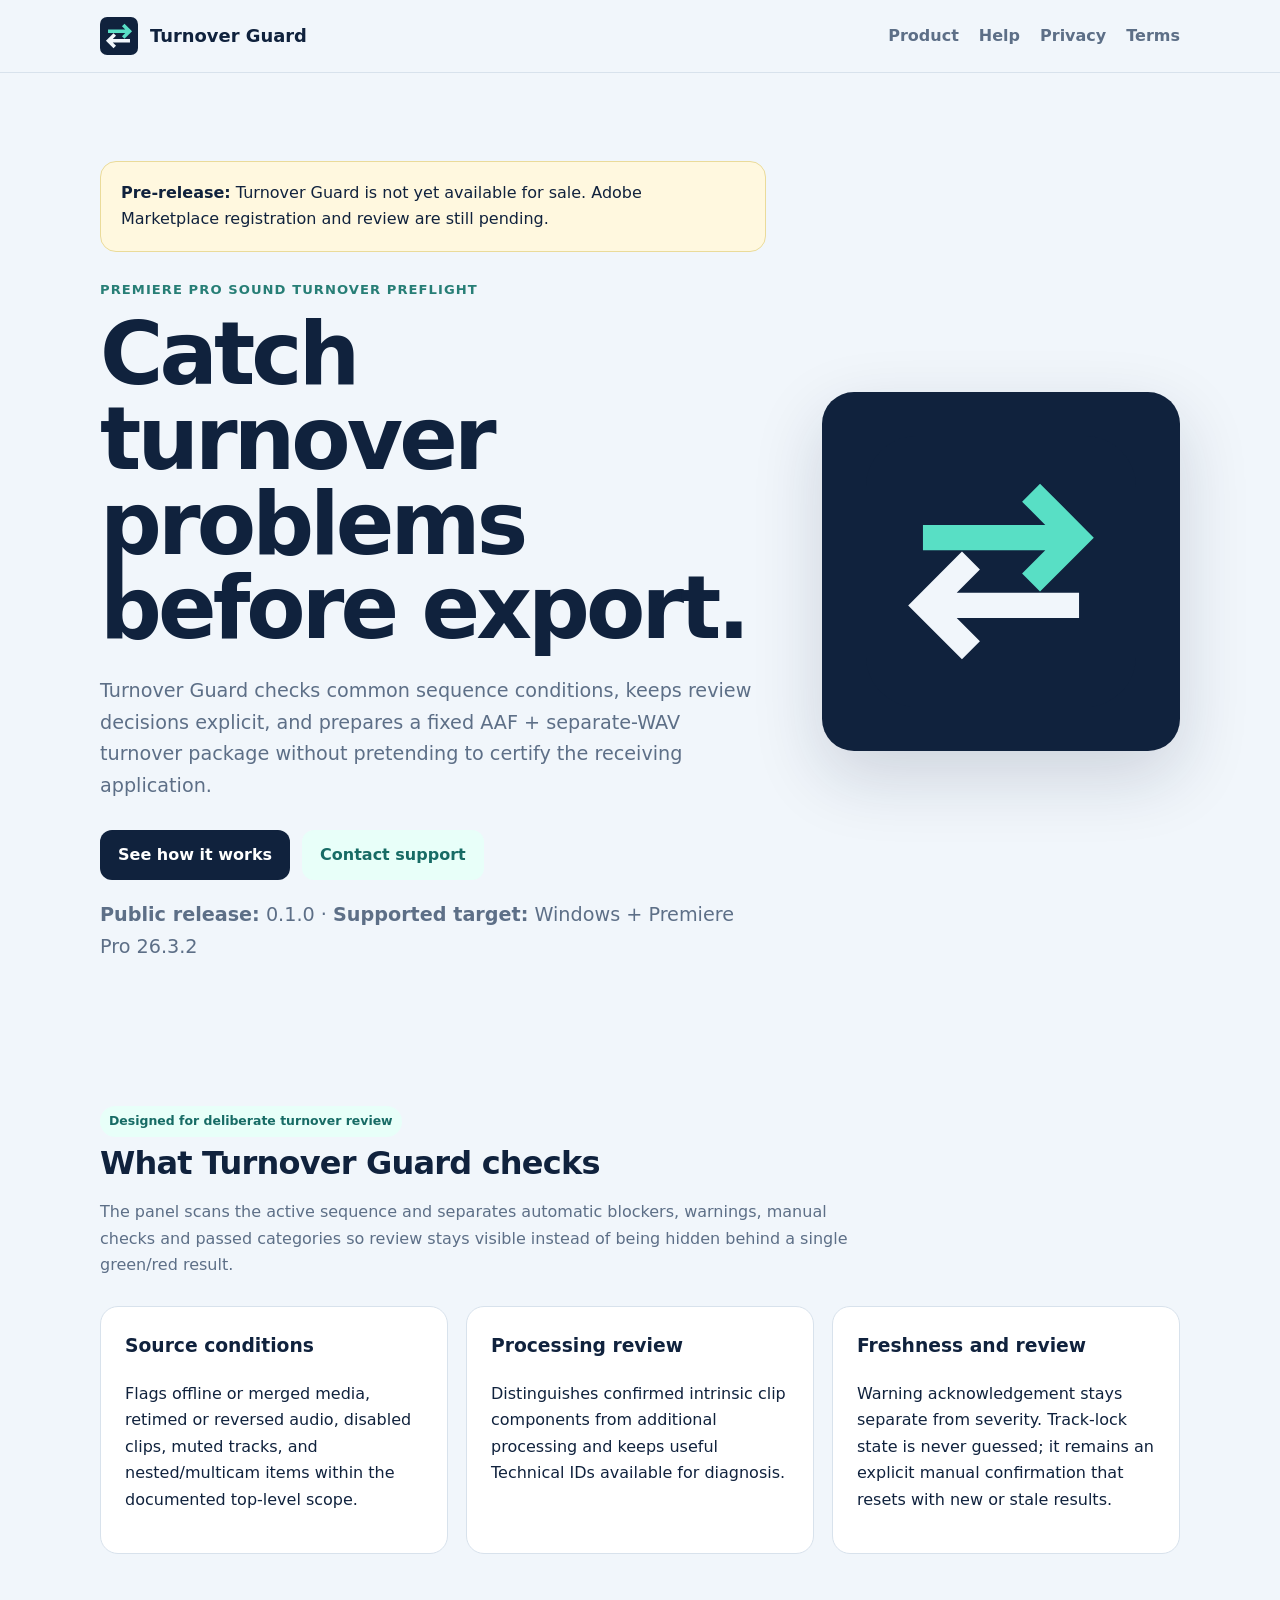
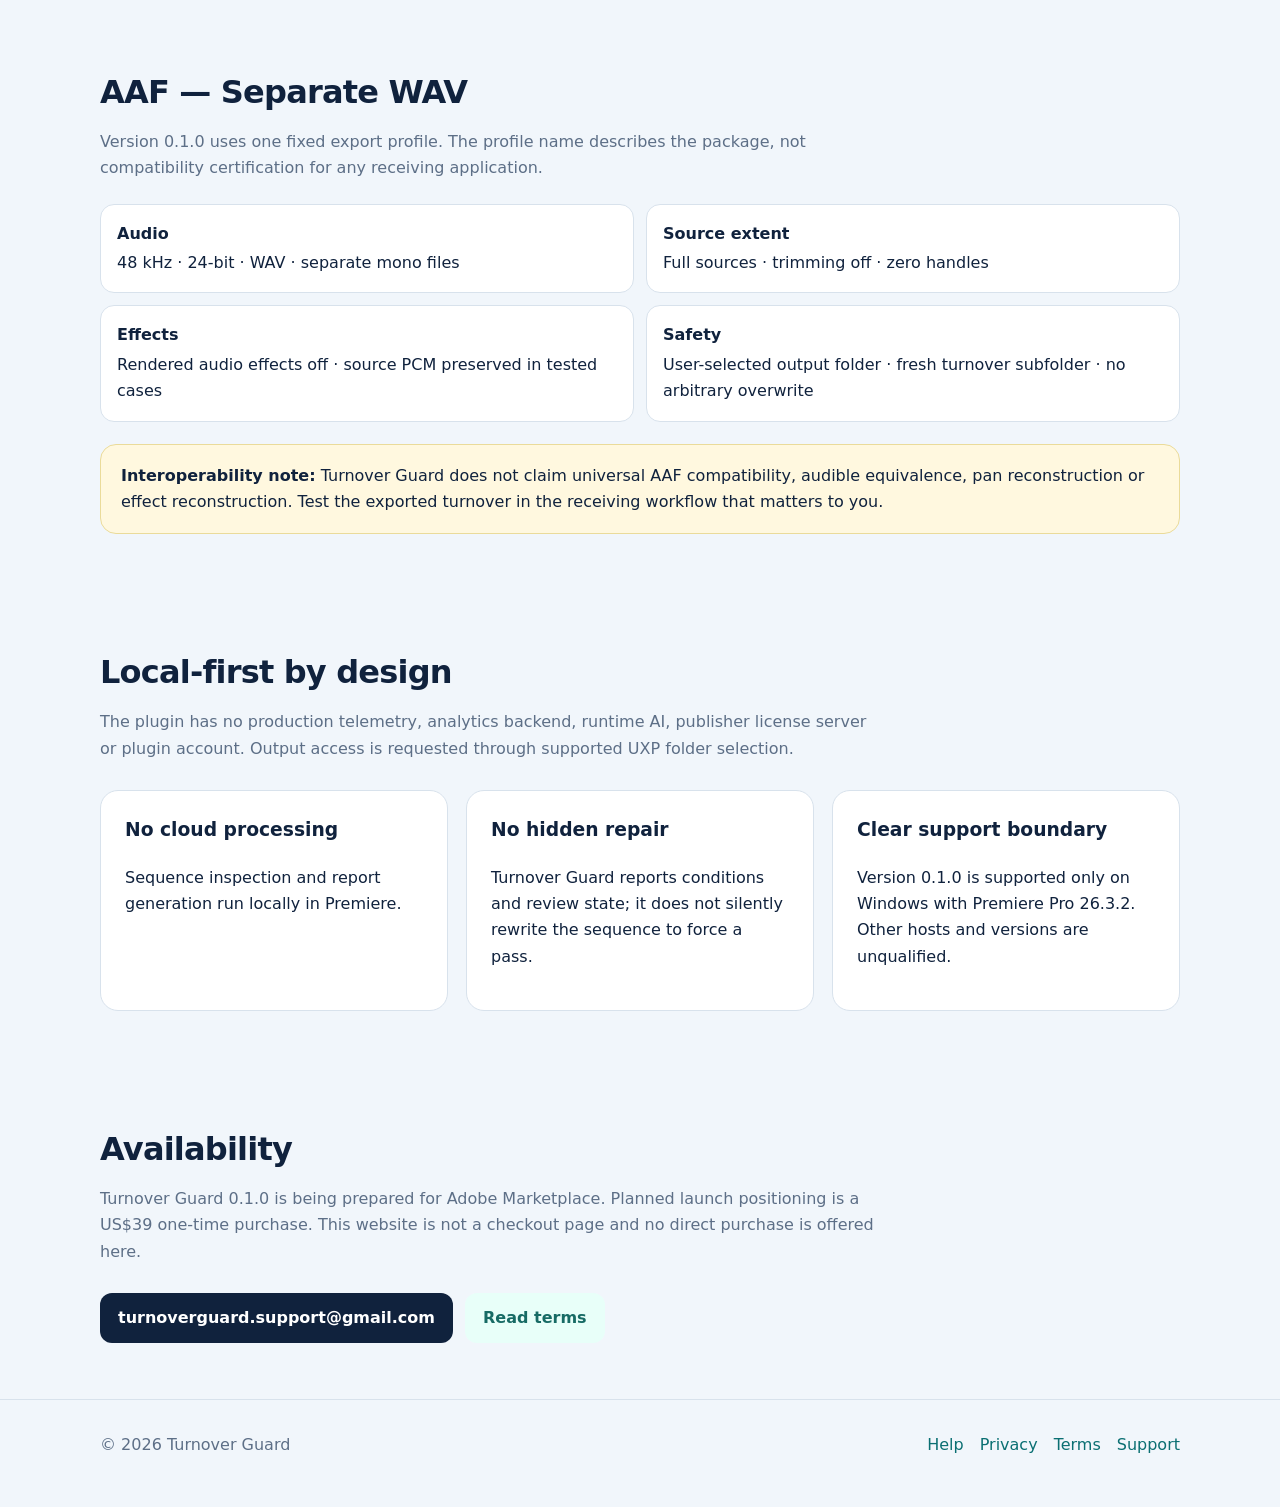
<file: index.html>
<!doctype html><html lang="en"><head><meta charset="utf-8"><meta name="viewport" content="width=device-width,initial-scale=1"><title>Turnover Guard — Sound turnover preflight</title><meta name="description" content="Turnover Guard is a Premiere Pro preflight and AAF export utility for sound turnover workflows."><link rel="icon" href="assets/logo.svg" type="image/svg+xml"><link rel="stylesheet" href="styles.css"></head><body><header class="site-header"><div class="wrap nav"><a class="brand" href="./"><img src="assets/logo.svg" alt=""><span>Turnover Guard</span></a><nav class="nav-links" aria-label="Primary"><a href="./">Product</a><a href="help/">Help</a><a href="privacy/">Privacy</a><a href="terms/">Terms</a></nav></div></header><main><section class="hero"><div class="wrap hero-grid"><div><div class="notice prerelease"><strong>Pre-release:</strong> Turnover Guard is not yet available for sale. Adobe Marketplace registration and review are still pending.</div><span class="eyebrow">Premiere Pro sound turnover preflight</span><h1>Catch turnover problems before export.</h1><p>Turnover Guard checks common sequence conditions, keeps review decisions explicit, and prepares a fixed AAF + separate-WAV turnover package without pretending to certify the receiving application.</p><div class="actions"><a class="button" href="help/">See how it works</a><a class="button alt" href="mailto:turnoverguard.support@gmail.com">Contact support</a></div><p class="meta"><strong>Public release:</strong> 0.1.0 · <strong>Supported target:</strong> Windows + Premiere Pro 26.3.2</p></div><div class="hero-mark"><img src="assets/logo.svg" alt="Turnover Guard arrows"></div></div></section><section><div class="wrap"><span class="badge">Designed for deliberate turnover review</span><h2 class="section-title">What Turnover Guard checks</h2><p class="section-lead">The panel scans the active sequence and separates automatic blockers, warnings, manual checks and passed categories so review stays visible instead of being hidden behind a single green/red result.</p><div class="cards"><article class="card"><h3>Source conditions</h3><p>Flags offline or merged media, retimed or reversed audio, disabled clips, muted tracks, and nested/multicam items within the documented top-level scope.</p></article><article class="card"><h3>Processing review</h3><p>Distinguishes confirmed intrinsic clip components from additional processing and keeps useful Technical IDs available for diagnosis.</p></article><article class="card"><h3>Freshness and review</h3><p>Warning acknowledgement stays separate from severity. Track-lock state is never guessed; it remains an explicit manual confirmation that resets with new or stale results.</p></article></div></div></section><section><div class="wrap"><h2 class="section-title">AAF — Separate WAV</h2><p class="section-lead">Version 0.1.0 uses one fixed export profile. The profile name describes the package, not compatibility certification for any receiving application.</p><div class="specs"><div class="spec"><strong>Audio</strong>48 kHz · 24-bit · WAV · separate mono files</div><div class="spec"><strong>Source extent</strong>Full sources · trimming off · zero handles</div><div class="spec"><strong>Effects</strong>Rendered audio effects off · source PCM preserved in tested cases</div><div class="spec"><strong>Safety</strong>User-selected output folder · fresh turnover subfolder · no arbitrary overwrite</div></div><div class="notice" style="margin-top:22px"><strong>Interoperability note:</strong> Turnover Guard does not claim universal AAF compatibility, audible equivalence, pan reconstruction or effect reconstruction. Test the exported turnover in the receiving workflow that matters to you.</div></div></section><section><div class="wrap"><h2 class="section-title">Local-first by design</h2><p class="section-lead">The plugin has no production telemetry, analytics backend, runtime AI, publisher license server or plugin account. Output access is requested through supported UXP folder selection.</p><div class="cards"><article class="card"><h3>No cloud processing</h3><p>Sequence inspection and report generation run locally in Premiere.</p></article><article class="card"><h3>No hidden repair</h3><p>Turnover Guard reports conditions and review state; it does not silently rewrite the sequence to force a pass.</p></article><article class="card"><h3>Clear support boundary</h3><p>Version 0.1.0 is supported only on Windows with Premiere Pro 26.3.2. Other hosts and versions are unqualified.</p></article></div></div></section><section><div class="wrap"><h2 class="section-title">Availability</h2><p class="section-lead">Turnover Guard 0.1.0 is being prepared for Adobe Marketplace. Planned launch positioning is a US$39 one-time purchase. This website is not a checkout page and no direct purchase is offered here.</p><div class="actions"><a class="button" href="mailto:turnoverguard.support@gmail.com">turnoverguard.support@gmail.com</a><a class="button alt" href="terms/">Read terms</a></div></div></section></main><footer class="footer"><div class="wrap footer-row"><div>© 2026 Turnover Guard</div><div class="footer-links"><a href="help/">Help</a><a href="privacy/">Privacy</a><a href="terms/">Terms</a><a href="mailto:turnoverguard.support@gmail.com">Support</a></div></div></footer></body></html>
</file>
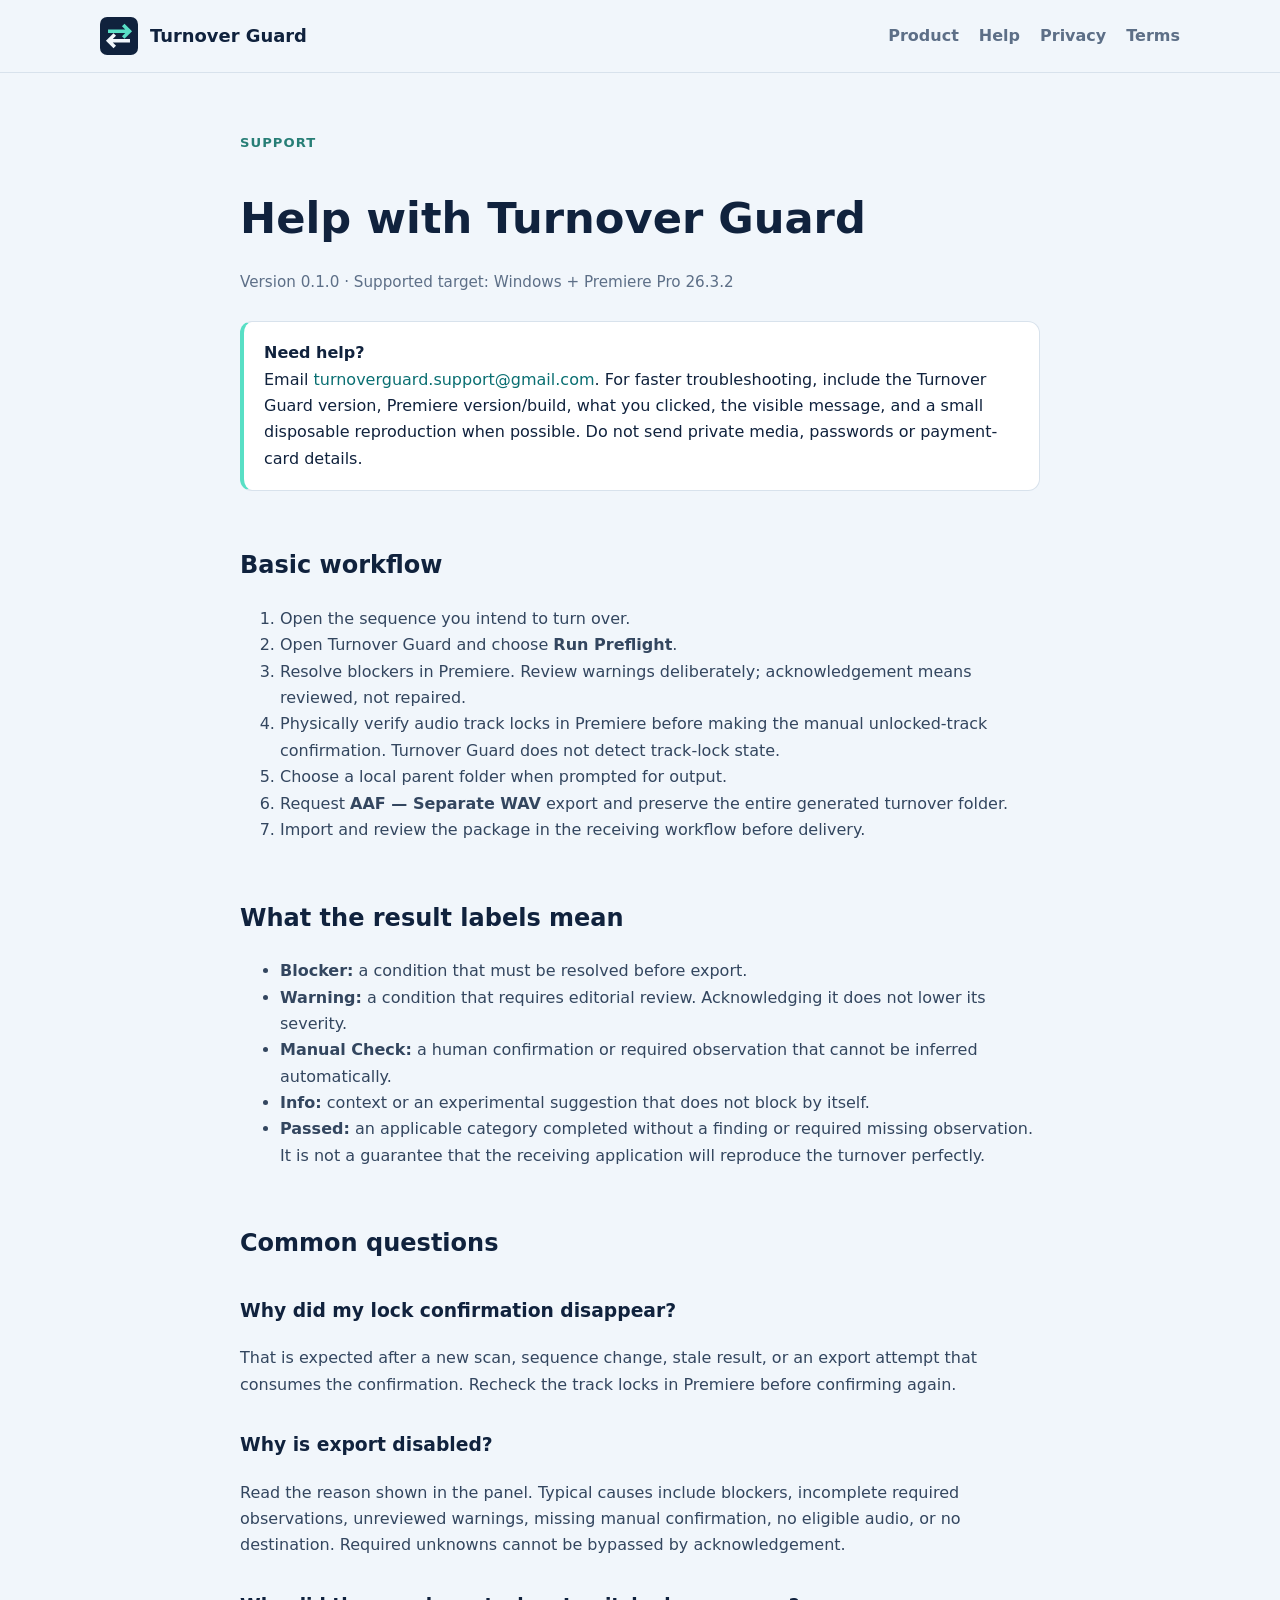
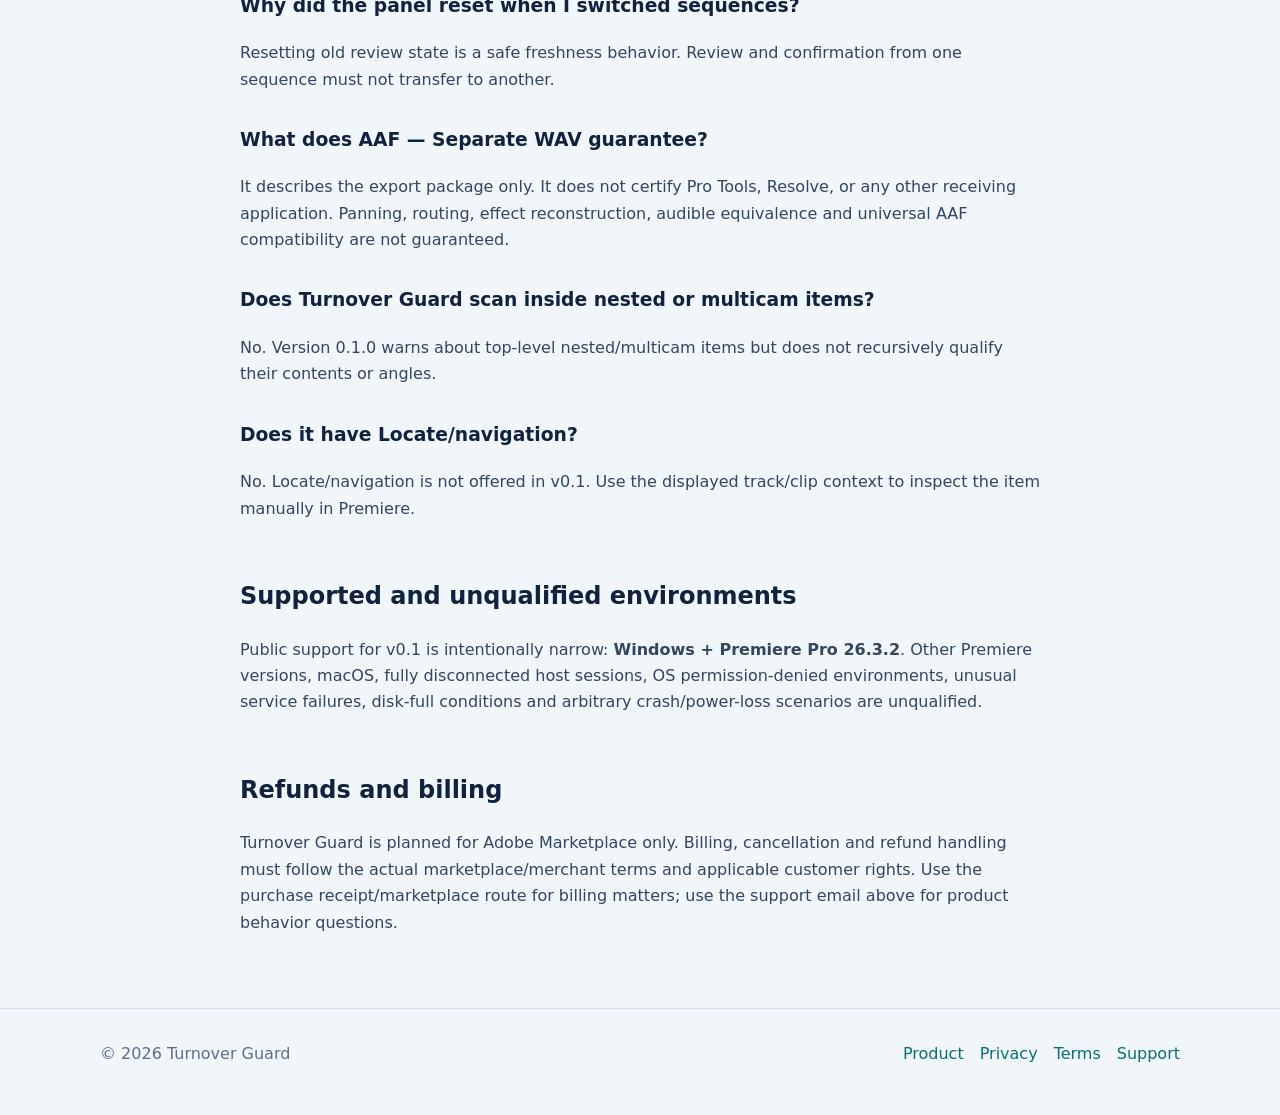
<file: help/index.html>
<!doctype html><html lang="en"><head><meta charset="utf-8"><meta name="viewport" content="width=device-width,initial-scale=1"><title>Help — Turnover Guard</title><meta name="description" content="Turnover Guard help and supported workflow."><link rel="icon" href="../assets/logo.svg" type="image/svg+xml"><link rel="stylesheet" href="../styles.css"></head><body><header class="site-header"><div class="wrap nav"><a class="brand" href="../"><img src="../assets/logo.svg" alt=""><span>Turnover Guard</span></a><nav class="nav-links" aria-label="Primary"><a href="../">Product</a><a href="./">Help</a><a href="../privacy/">Privacy</a><a href="../terms/">Terms</a></nav></div></header><main class="wrap prose"><span class="eyebrow">Support</span><h1>Help with Turnover Guard</h1><p class="meta">Version 0.1.0 · Supported target: Windows + Premiere Pro 26.3.2</p><div class="callout"><strong>Need help?</strong><br>Email <a href="mailto:turnoverguard.support@gmail.com">turnoverguard.support@gmail.com</a>. For faster troubleshooting, include the Turnover Guard version, Premiere version/build, what you clicked, the visible message, and a small disposable reproduction when possible. Do not send private media, passwords or payment-card details.</div><h2>Basic workflow</h2><ol><li>Open the sequence you intend to turn over.</li><li>Open Turnover Guard and choose <strong>Run Preflight</strong>.</li><li>Resolve blockers in Premiere. Review warnings deliberately; acknowledgement means reviewed, not repaired.</li><li>Physically verify audio track locks in Premiere before making the manual unlocked-track confirmation. Turnover Guard does not detect track-lock state.</li><li>Choose a local parent folder when prompted for output.</li><li>Request <strong>AAF — Separate WAV</strong> export and preserve the entire generated turnover folder.</li><li>Import and review the package in the receiving workflow before delivery.</li></ol><h2>What the result labels mean</h2><ul><li><strong>Blocker:</strong> a condition that must be resolved before export.</li><li><strong>Warning:</strong> a condition that requires editorial review. Acknowledging it does not lower its severity.</li><li><strong>Manual Check:</strong> a human confirmation or required observation that cannot be inferred automatically.</li><li><strong>Info:</strong> context or an experimental suggestion that does not block by itself.</li><li><strong>Passed:</strong> an applicable category completed without a finding or required missing observation. It is not a guarantee that the receiving application will reproduce the turnover perfectly.</li></ul><h2>Common questions</h2><h3>Why did my lock confirmation disappear?</h3><p>That is expected after a new scan, sequence change, stale result, or an export attempt that consumes the confirmation. Recheck the track locks in Premiere before confirming again.</p><h3>Why is export disabled?</h3><p>Read the reason shown in the panel. Typical causes include blockers, incomplete required observations, unreviewed warnings, missing manual confirmation, no eligible audio, or no destination. Required unknowns cannot be bypassed by acknowledgement.</p><h3>Why did the panel reset when I switched sequences?</h3><p>Resetting old review state is a safe freshness behavior. Review and confirmation from one sequence must not transfer to another.</p><h3>What does AAF — Separate WAV guarantee?</h3><p>It describes the export package only. It does not certify Pro Tools, Resolve, or any other receiving application. Panning, routing, effect reconstruction, audible equivalence and universal AAF compatibility are not guaranteed.</p><h3>Does Turnover Guard scan inside nested or multicam items?</h3><p>No. Version 0.1.0 warns about top-level nested/multicam items but does not recursively qualify their contents or angles.</p><h3>Does it have Locate/navigation?</h3><p>No. Locate/navigation is not offered in v0.1. Use the displayed track/clip context to inspect the item manually in Premiere.</p><h2>Supported and unqualified environments</h2><p>Public support for v0.1 is intentionally narrow: <strong>Windows + Premiere Pro 26.3.2</strong>. Other Premiere versions, macOS, fully disconnected host sessions, OS permission-denied environments, unusual service failures, disk-full conditions and arbitrary crash/power-loss scenarios are unqualified.</p><h2>Refunds and billing</h2><p>Turnover Guard is planned for Adobe Marketplace only. Billing, cancellation and refund handling must follow the actual marketplace/merchant terms and applicable customer rights. Use the purchase receipt/marketplace route for billing matters; use the support email above for product behavior questions.</p></main><footer class="footer"><div class="wrap footer-row"><div>© 2026 Turnover Guard</div><div class="footer-links"><a href="../">Product</a><a href="../privacy/">Privacy</a><a href="../terms/">Terms</a><a href="mailto:turnoverguard.support@gmail.com">Support</a></div></div></footer></body></html>
</file>
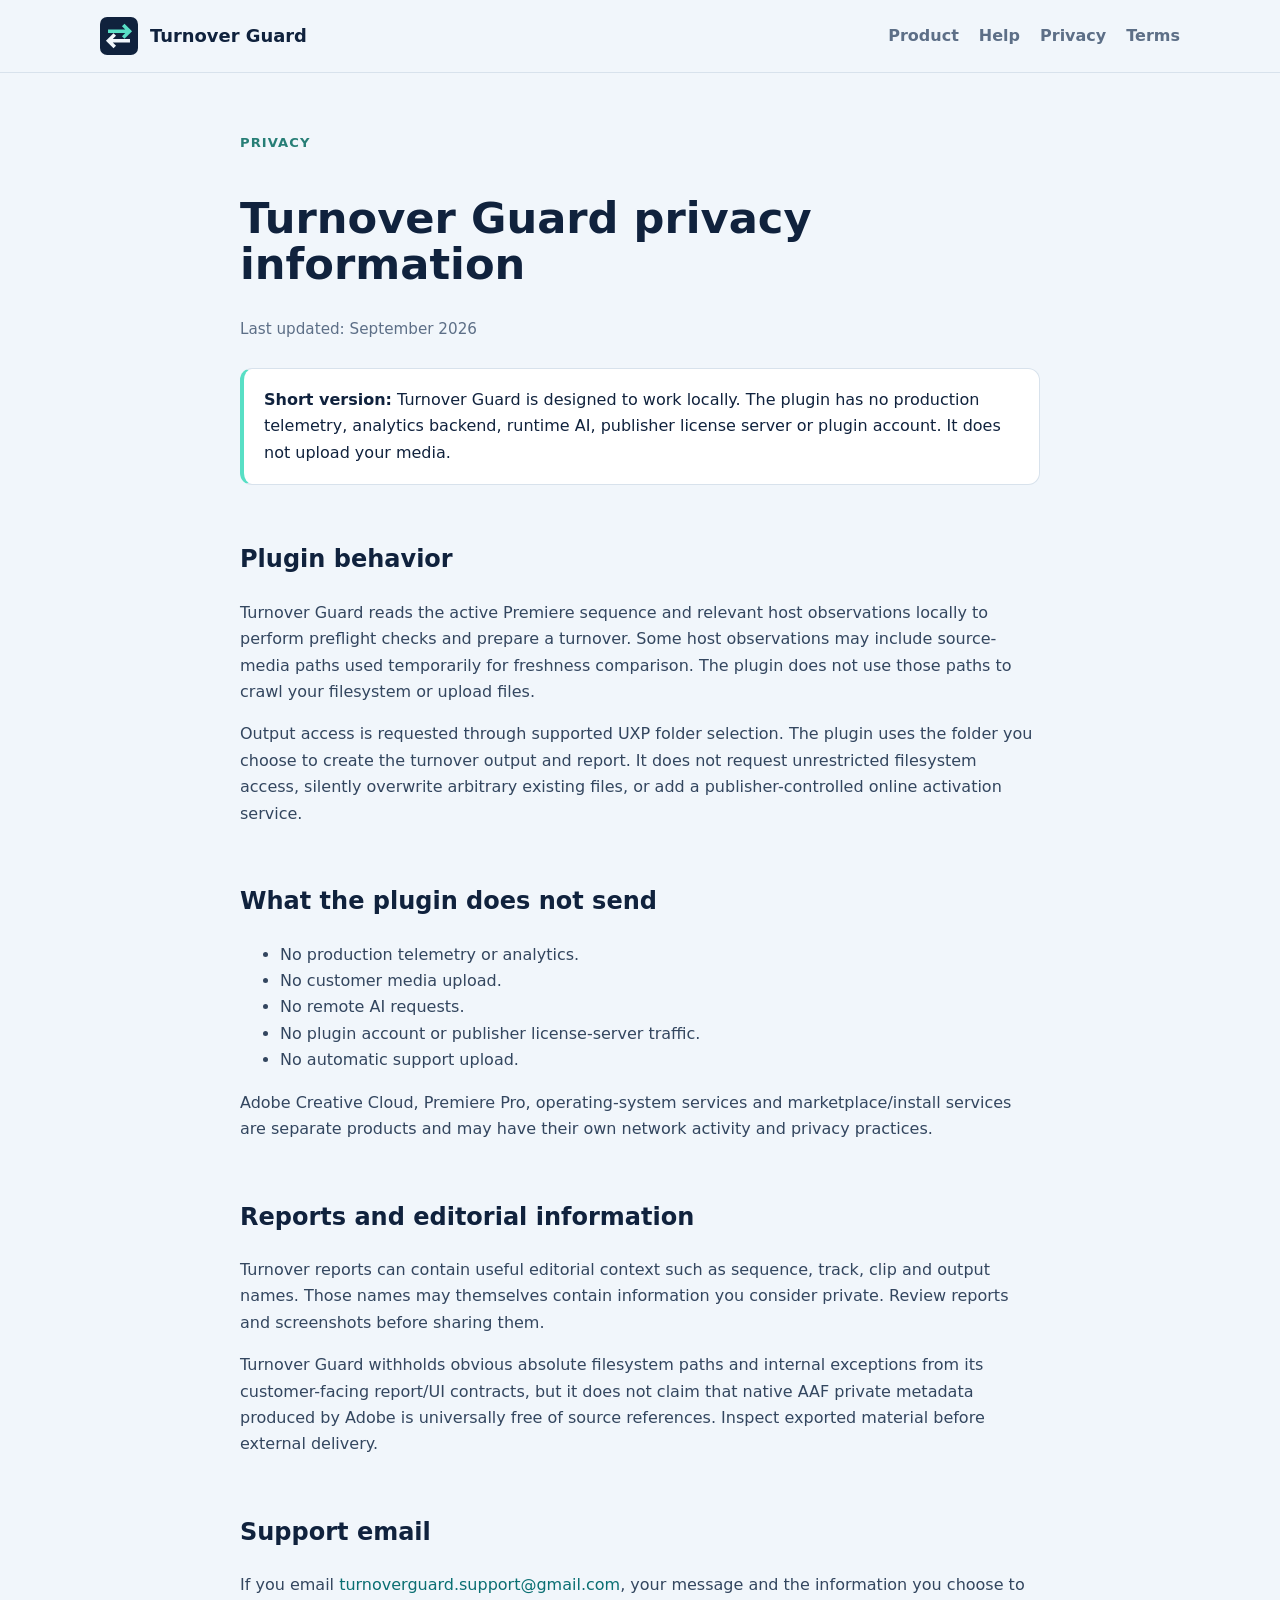
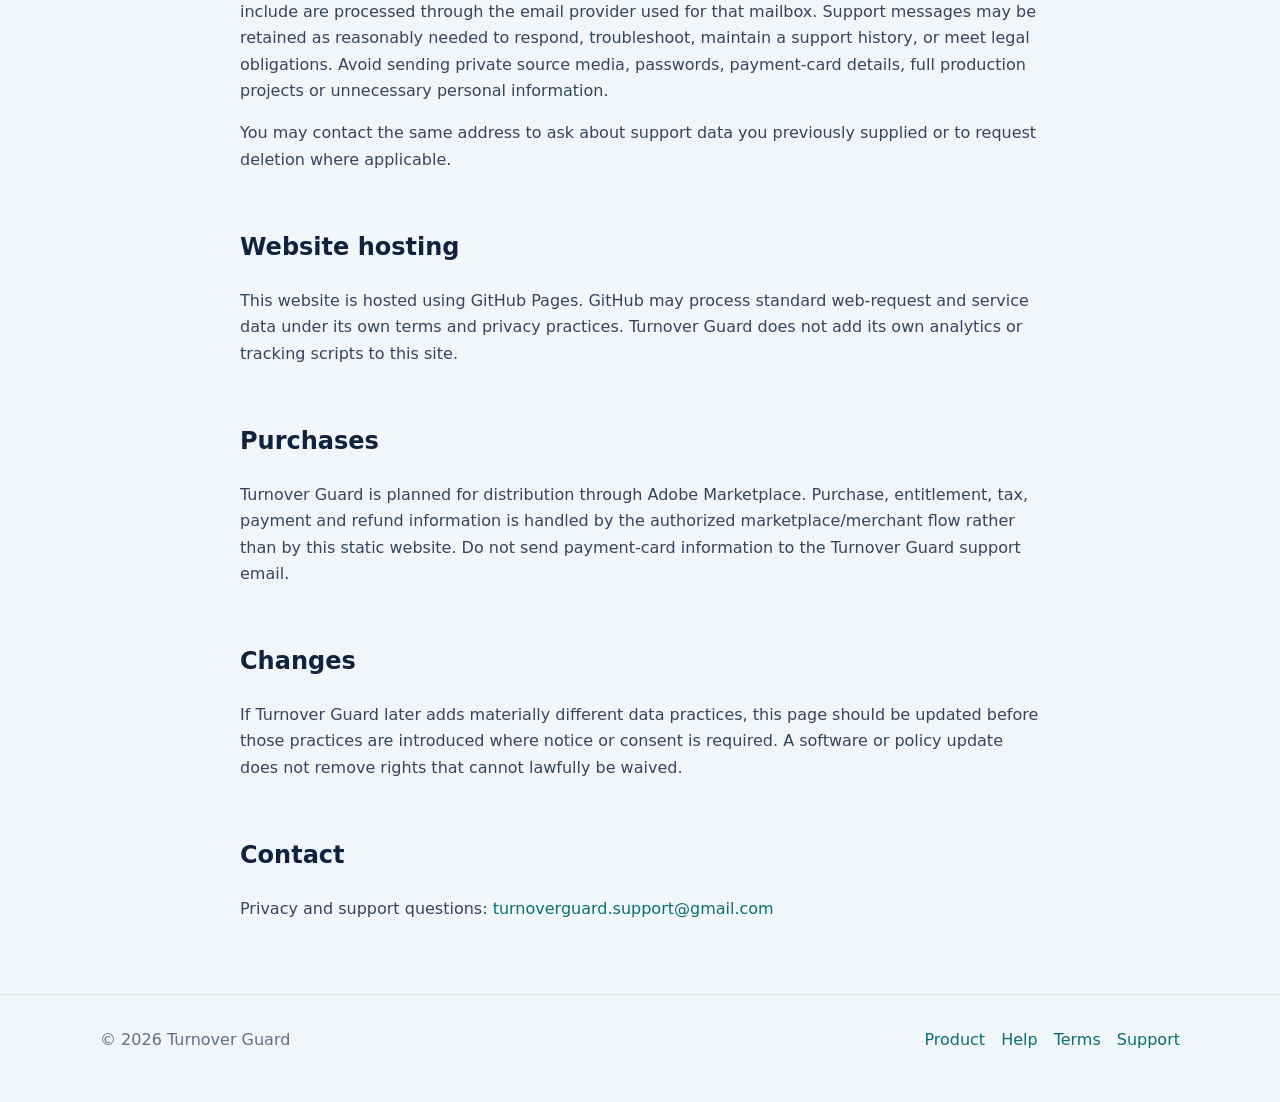
<file: privacy/index.html>
<!doctype html><html lang="en"><head><meta charset="utf-8"><meta name="viewport" content="width=device-width,initial-scale=1"><title>Privacy — Turnover Guard</title><meta name="description" content="Turnover Guard privacy information."><link rel="icon" href="../assets/logo.svg" type="image/svg+xml"><link rel="stylesheet" href="../styles.css"></head><body><header class="site-header"><div class="wrap nav"><a class="brand" href="../"><img src="../assets/logo.svg" alt=""><span>Turnover Guard</span></a><nav class="nav-links" aria-label="Primary"><a href="../">Product</a><a href="../help/">Help</a><a href="./">Privacy</a><a href="../terms/">Terms</a></nav></div></header><main class="wrap prose"><span class="eyebrow">Privacy</span><h1>Turnover Guard privacy information</h1><p class="meta">Last updated: September 2026</p><div class="callout"><strong>Short version:</strong> Turnover Guard is designed to work locally. The plugin has no production telemetry, analytics backend, runtime AI, publisher license server or plugin account. It does not upload your media.</div><h2>Plugin behavior</h2><p>Turnover Guard reads the active Premiere sequence and relevant host observations locally to perform preflight checks and prepare a turnover. Some host observations may include source-media paths used temporarily for freshness comparison. The plugin does not use those paths to crawl your filesystem or upload files.</p><p>Output access is requested through supported UXP folder selection. The plugin uses the folder you choose to create the turnover output and report. It does not request unrestricted filesystem access, silently overwrite arbitrary existing files, or add a publisher-controlled online activation service.</p><h2>What the plugin does not send</h2><ul><li>No production telemetry or analytics.</li><li>No customer media upload.</li><li>No remote AI requests.</li><li>No plugin account or publisher license-server traffic.</li><li>No automatic support upload.</li></ul><p>Adobe Creative Cloud, Premiere Pro, operating-system services and marketplace/install services are separate products and may have their own network activity and privacy practices.</p><h2>Reports and editorial information</h2><p>Turnover reports can contain useful editorial context such as sequence, track, clip and output names. Those names may themselves contain information you consider private. Review reports and screenshots before sharing them.</p><p>Turnover Guard withholds obvious absolute filesystem paths and internal exceptions from its customer-facing report/UI contracts, but it does not claim that native AAF private metadata produced by Adobe is universally free of source references. Inspect exported material before external delivery.</p><h2>Support email</h2><p>If you email <a href="mailto:turnoverguard.support@gmail.com">turnoverguard.support@gmail.com</a>, your message and the information you choose to include are processed through the email provider used for that mailbox. Support messages may be retained as reasonably needed to respond, troubleshoot, maintain a support history, or meet legal obligations. Avoid sending private source media, passwords, payment-card details, full production projects or unnecessary personal information.</p><p>You may contact the same address to ask about support data you previously supplied or to request deletion where applicable.</p><h2>Website hosting</h2><p>This website is hosted using GitHub Pages. GitHub may process standard web-request and service data under its own terms and privacy practices. Turnover Guard does not add its own analytics or tracking scripts to this site.</p><h2>Purchases</h2><p>Turnover Guard is planned for distribution through Adobe Marketplace. Purchase, entitlement, tax, payment and refund information is handled by the authorized marketplace/merchant flow rather than by this static website. Do not send payment-card information to the Turnover Guard support email.</p><h2>Changes</h2><p>If Turnover Guard later adds materially different data practices, this page should be updated before those practices are introduced where notice or consent is required. A software or policy update does not remove rights that cannot lawfully be waived.</p><h2>Contact</h2><p>Privacy and support questions: <a href="mailto:turnoverguard.support@gmail.com">turnoverguard.support@gmail.com</a></p></main><footer class="footer"><div class="wrap footer-row"><div>© 2026 Turnover Guard</div><div class="footer-links"><a href="../">Product</a><a href="../help/">Help</a><a href="../terms/">Terms</a><a href="mailto:turnoverguard.support@gmail.com">Support</a></div></div></footer></body></html>
</file>
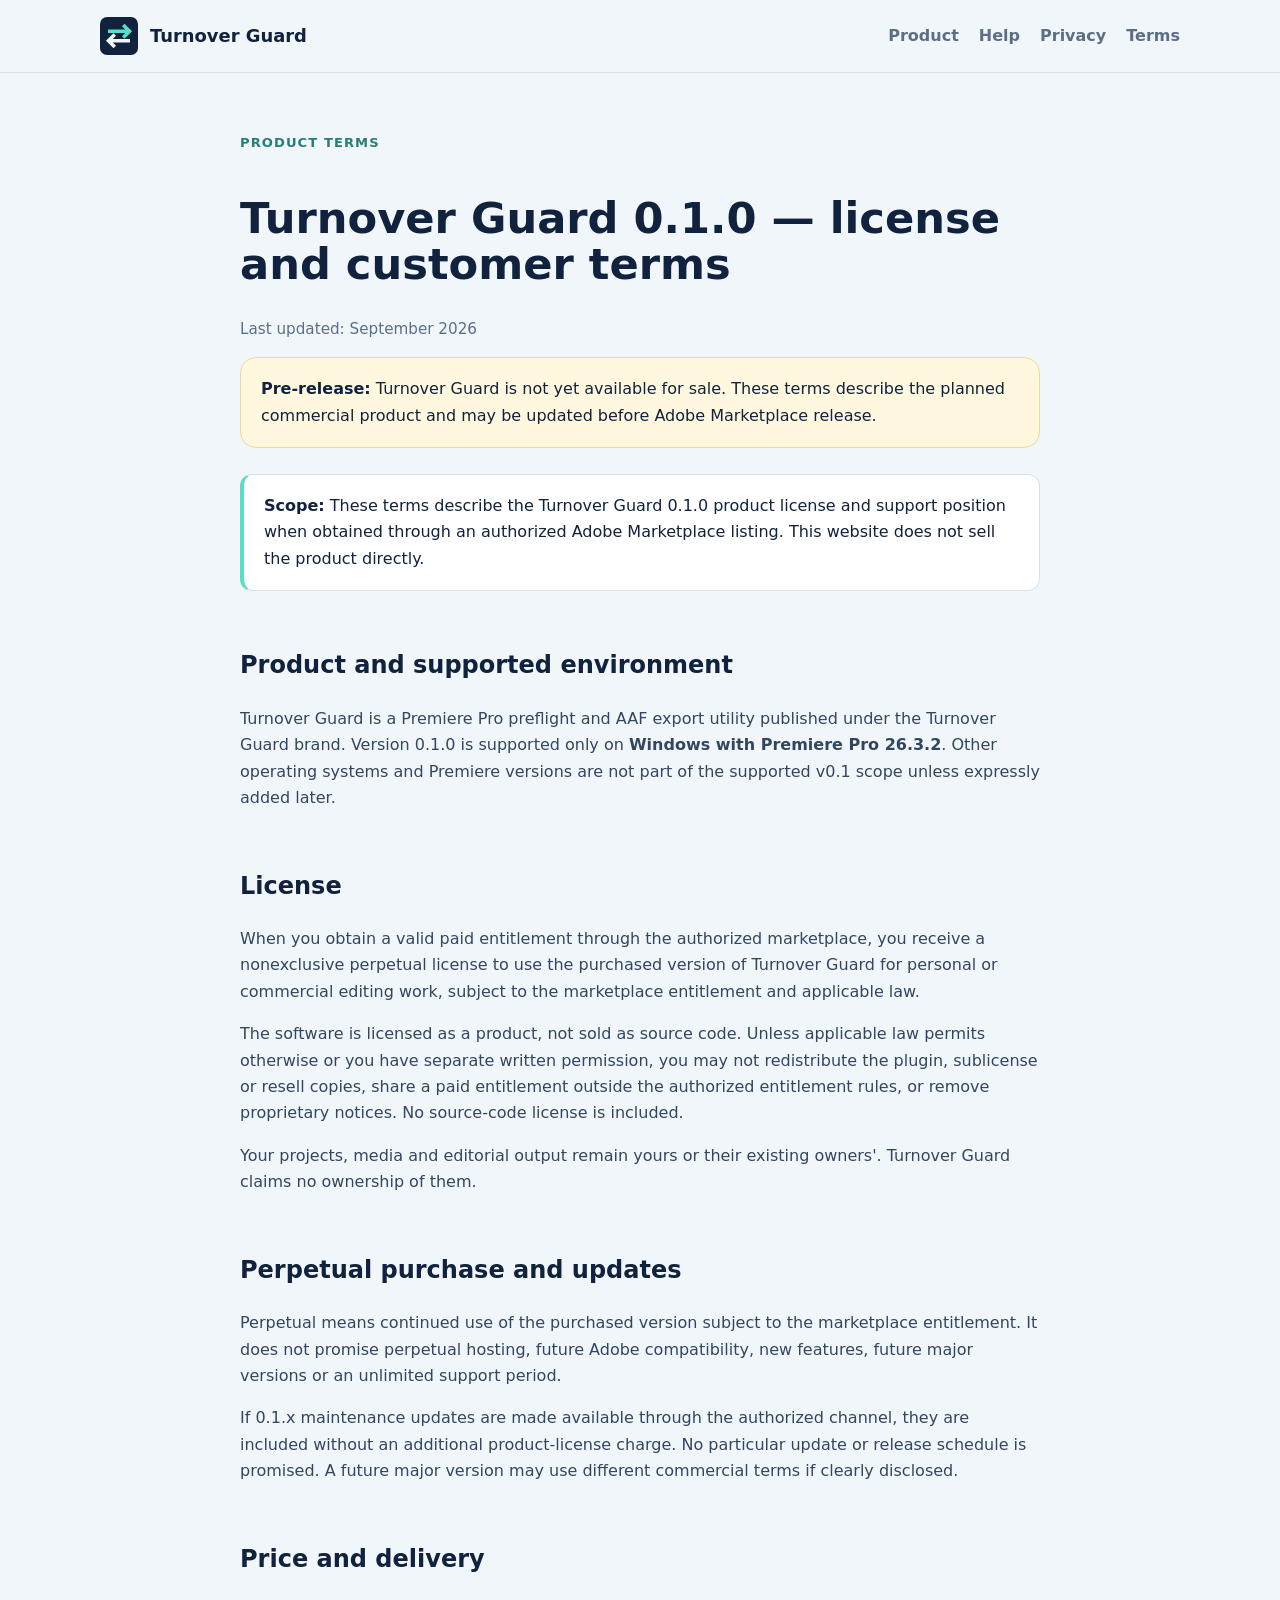
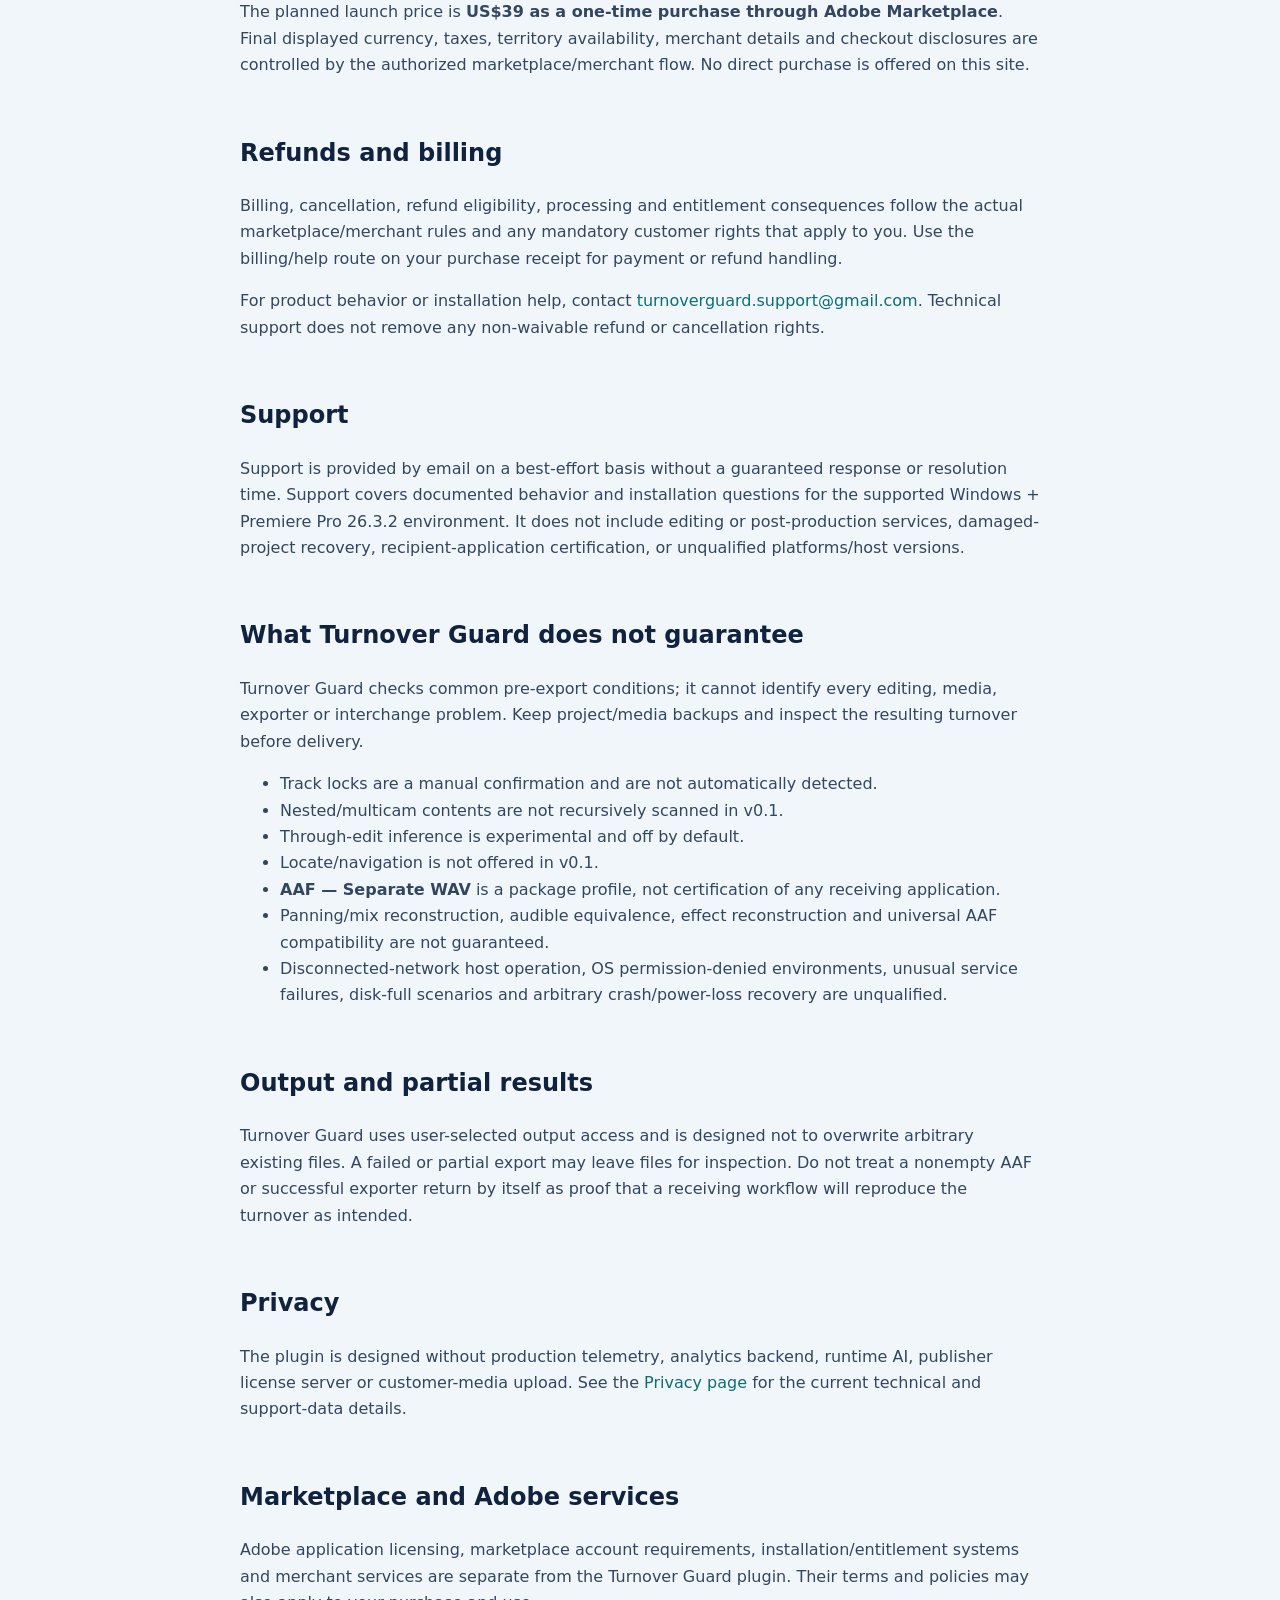
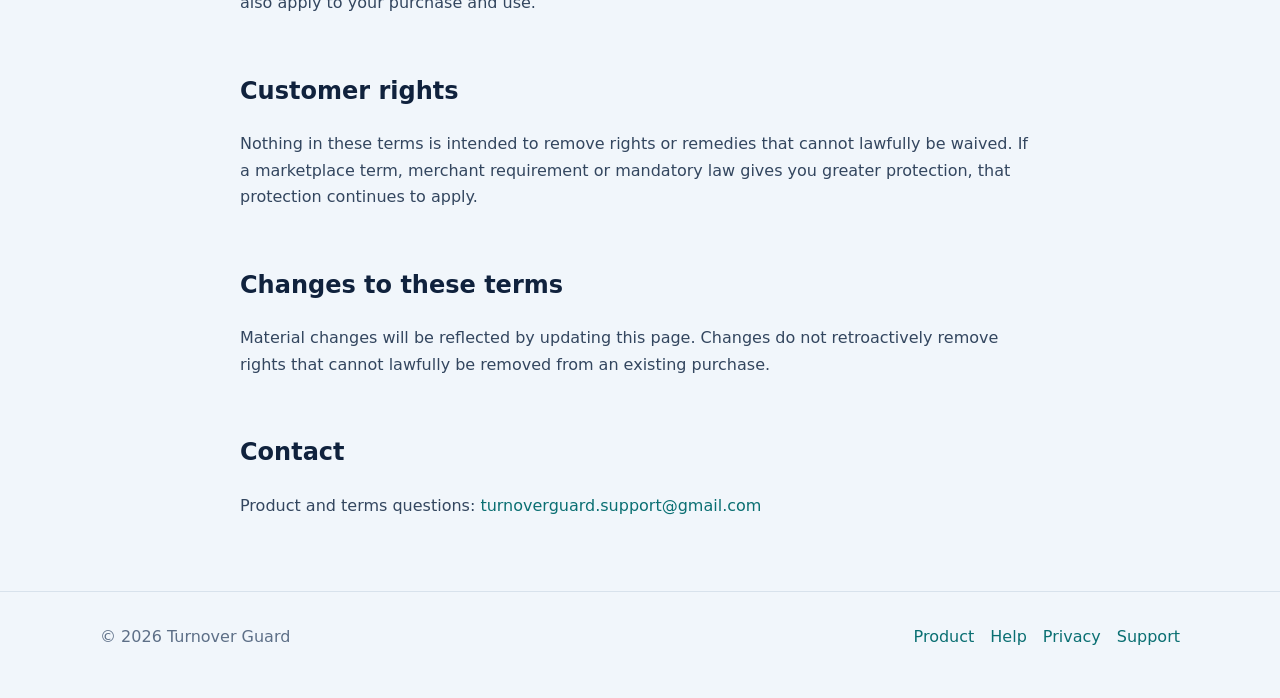
<file: terms/index.html>
<!doctype html><html lang="en"><head><meta charset="utf-8"><meta name="viewport" content="width=device-width,initial-scale=1"><title>Terms — Turnover Guard</title><meta name="description" content="Turnover Guard product license and customer terms."><link rel="icon" href="../assets/logo.svg" type="image/svg+xml"><link rel="stylesheet" href="../styles.css"></head><body><header class="site-header"><div class="wrap nav"><a class="brand" href="../"><img src="../assets/logo.svg" alt=""><span>Turnover Guard</span></a><nav class="nav-links" aria-label="Primary"><a href="../">Product</a><a href="../help/">Help</a><a href="../privacy/">Privacy</a><a href="./">Terms</a></nav></div></header><main class="wrap prose"><span class="eyebrow">Product terms</span><h1>Turnover Guard 0.1.0 — license and customer terms</h1><p class="meta">Last updated: September 2026</p><div class="notice prerelease"><strong>Pre-release:</strong> Turnover Guard is not yet available for sale. These terms describe the planned commercial product and may be updated before Adobe Marketplace release.</div><div class="callout"><strong>Scope:</strong> These terms describe the Turnover Guard 0.1.0 product license and support position when obtained through an authorized Adobe Marketplace listing. This website does not sell the product directly.</div><h2>Product and supported environment</h2><p>Turnover Guard is a Premiere Pro preflight and AAF export utility published under the Turnover Guard brand. Version 0.1.0 is supported only on <strong>Windows with Premiere Pro 26.3.2</strong>. Other operating systems and Premiere versions are not part of the supported v0.1 scope unless expressly added later.</p><h2>License</h2><p>When you obtain a valid paid entitlement through the authorized marketplace, you receive a nonexclusive perpetual license to use the purchased version of Turnover Guard for personal or commercial editing work, subject to the marketplace entitlement and applicable law.</p><p>The software is licensed as a product, not sold as source code. Unless applicable law permits otherwise or you have separate written permission, you may not redistribute the plugin, sublicense or resell copies, share a paid entitlement outside the authorized entitlement rules, or remove proprietary notices. No source-code license is included.</p><p>Your projects, media and editorial output remain yours or their existing owners'. Turnover Guard claims no ownership of them.</p><h2>Perpetual purchase and updates</h2><p>Perpetual means continued use of the purchased version subject to the marketplace entitlement. It does not promise perpetual hosting, future Adobe compatibility, new features, future major versions or an unlimited support period.</p><p>If 0.1.x maintenance updates are made available through the authorized channel, they are included without an additional product-license charge. No particular update or release schedule is promised. A future major version may use different commercial terms if clearly disclosed.</p><h2>Price and delivery</h2><p>The planned launch price is <strong>US$39 as a one-time purchase through Adobe Marketplace</strong>. Final displayed currency, taxes, territory availability, merchant details and checkout disclosures are controlled by the authorized marketplace/merchant flow. No direct purchase is offered on this site.</p><h2>Refunds and billing</h2><p>Billing, cancellation, refund eligibility, processing and entitlement consequences follow the actual marketplace/merchant rules and any mandatory customer rights that apply to you. Use the billing/help route on your purchase receipt for payment or refund handling.</p><p>For product behavior or installation help, contact <a href="mailto:turnoverguard.support@gmail.com">turnoverguard.support@gmail.com</a>. Technical support does not remove any non-waivable refund or cancellation rights.</p><h2>Support</h2><p>Support is provided by email on a best-effort basis without a guaranteed response or resolution time. Support covers documented behavior and installation questions for the supported Windows + Premiere Pro 26.3.2 environment. It does not include editing or post-production services, damaged-project recovery, recipient-application certification, or unqualified platforms/host versions.</p><h2>What Turnover Guard does not guarantee</h2><p>Turnover Guard checks common pre-export conditions; it cannot identify every editing, media, exporter or interchange problem. Keep project/media backups and inspect the resulting turnover before delivery.</p><ul><li>Track locks are a manual confirmation and are not automatically detected.</li><li>Nested/multicam contents are not recursively scanned in v0.1.</li><li>Through-edit inference is experimental and off by default.</li><li>Locate/navigation is not offered in v0.1.</li><li><strong>AAF — Separate WAV</strong> is a package profile, not certification of any receiving application.</li><li>Panning/mix reconstruction, audible equivalence, effect reconstruction and universal AAF compatibility are not guaranteed.</li><li>Disconnected-network host operation, OS permission-denied environments, unusual service failures, disk-full scenarios and arbitrary crash/power-loss recovery are unqualified.</li></ul><h2>Output and partial results</h2><p>Turnover Guard uses user-selected output access and is designed not to overwrite arbitrary existing files. A failed or partial export may leave files for inspection. Do not treat a nonempty AAF or successful exporter return by itself as proof that a receiving workflow will reproduce the turnover as intended.</p><h2>Privacy</h2><p>The plugin is designed without production telemetry, analytics backend, runtime AI, publisher license server or customer-media upload. See the <a href="../privacy/">Privacy page</a> for the current technical and support-data details.</p><h2>Marketplace and Adobe services</h2><p>Adobe application licensing, marketplace account requirements, installation/entitlement systems and merchant services are separate from the Turnover Guard plugin. Their terms and policies may also apply to your purchase and use.</p><h2>Customer rights</h2><p>Nothing in these terms is intended to remove rights or remedies that cannot lawfully be waived. If a marketplace term, merchant requirement or mandatory law gives you greater protection, that protection continues to apply.</p><h2>Changes to these terms</h2><p>Material changes will be reflected by updating this page. Changes do not retroactively remove rights that cannot lawfully be removed from an existing purchase.</p><h2>Contact</h2><p>Product and terms questions: <a href="mailto:turnoverguard.support@gmail.com">turnoverguard.support@gmail.com</a></p></main><footer class="footer"><div class="wrap footer-row"><div>© 2026 Turnover Guard</div><div class="footer-links"><a href="../">Product</a><a href="../help/">Help</a><a href="../privacy/">Privacy</a><a href="mailto:turnoverguard.support@gmail.com">Support</a></div></div></footer></body></html>
</file>
<file: styles.css>
:root{color-scheme:light dark;--bg:#f1f6fb;--card:#ffffff;--ink:#10223d;--muted:#5d6f87;--line:#d8e2ec;--navy:#10223d;--mint:#58dfc5;--soft:#e8fff9;--link:#0a6f72;--notice-bg:#fff8df;--notice-line:#eadb9a;--max:1080px}*{box-sizing:border-box}html{scroll-behavior:smooth}body{margin:0;font-family:Inter,ui-sans-serif,system-ui,-apple-system,BlinkMacSystemFont,"Segoe UI",sans-serif;background:var(--bg);color:var(--ink);line-height:1.65}a{color:var(--link);text-decoration:none}a:hover{text-decoration:underline}.wrap{width:min(var(--max),calc(100% - 40px));margin:auto}.site-header{position:sticky;top:0;z-index:10;background:color-mix(in srgb,var(--bg) 94%,transparent);backdrop-filter:blur(14px);border-bottom:1px solid var(--line)}.nav{min-height:72px;display:flex;align-items:center;justify-content:space-between;gap:24px}.brand{display:flex;align-items:center;gap:12px;font-weight:800;color:var(--ink);font-size:1.12rem}.brand:hover{text-decoration:none}.brand img{width:38px;height:38px}.nav-links{display:flex;gap:20px;flex-wrap:wrap}.nav-links a{color:var(--muted);font-weight:650}.hero{padding:88px 0 68px}.hero-grid{display:grid;grid-template-columns:1.3fr .7fr;gap:56px;align-items:center}.eyebrow{display:inline-block;margin-bottom:12px;font-size:.82rem;font-weight:800;letter-spacing:.08em;text-transform:uppercase;color:#277e76}.hero h1{font-size:clamp(2.6rem,7vw,5.4rem);line-height:.98;letter-spacing:-.045em;margin:0 0 24px}.hero p{font-size:1.2rem;color:var(--muted);max-width:720px}.hero-mark{background:var(--navy);border-radius:32px;padding:44px;box-shadow:0 25px 70px rgba(16,34,61,.16)}.hero-mark img{width:100%;display:block}.actions{display:flex;gap:12px;flex-wrap:wrap;margin-top:28px}.button{display:inline-flex;align-items:center;justify-content:center;padding:12px 18px;border-radius:12px;background:var(--navy);color:white;font-weight:750}.button.alt{background:var(--soft);color:#176b65}.button:hover{text-decoration:none;filter:brightness(1.04)}section{padding:56px 0}.section-title{font-size:2rem;letter-spacing:-.025em;margin:0 0 10px}.section-lead{color:var(--muted);max-width:780px;margin-top:0}.cards{display:grid;grid-template-columns:repeat(3,1fr);gap:18px;margin-top:28px}.card{background:var(--card);border:1px solid var(--line);border-radius:18px;padding:24px}.card h3{margin-top:0}.badge{display:inline-block;padding:5px 9px;border-radius:999px;background:var(--soft);font-size:.78rem;font-weight:800;color:#176b65}.notice{background:var(--notice-bg);border:1px solid var(--notice-line);border-radius:16px;padding:18px 20px}.prerelease{margin:0 0 24px}.specs{display:grid;grid-template-columns:repeat(2,1fr);gap:12px;margin-top:22px}.spec{background:var(--card);border:1px solid var(--line);border-radius:14px;padding:16px}.spec strong{display:block;margin-bottom:3px}.prose{max-width:800px;padding:56px 0}.prose h1{font-size:2.7rem;line-height:1.08}.prose h2{margin-top:2.3em}.prose h3{margin-top:1.7em}.prose p,.prose li{color:#33465f}.prose .meta{color:var(--muted);font-size:.95rem}.prose code{background:#e7eef5;padding:2px 6px;border-radius:5px}.callout{background:var(--card);border:1px solid var(--line);border-left:4px solid var(--mint);border-radius:12px;padding:18px 20px;margin:26px 0}.footer{border-top:1px solid var(--line);padding:32px 0 48px;color:var(--muted)}.footer-row{display:flex;justify-content:space-between;gap:20px;flex-wrap:wrap}.footer-links{display:flex;gap:16px;flex-wrap:wrap}@media(prefers-color-scheme:dark){:root{--bg:#0b1422;--card:#111d2e;--ink:#edf4ff;--muted:#a9b7ca;--line:#26364b;--navy:#132744;--mint:#67e5cc;--soft:#123c39;--link:#75dfd3;--notice-bg:#2a2414;--notice-line:#5f5126}.site-header{background:color-mix(in srgb,var(--bg) 92%,transparent)}.eyebrow{color:#70dfd0}.button.alt{color:#a5f4e6}.badge{color:#a5f4e6}.prose p,.prose li{color:#c5d1e0}.prose code{background:#17263a}.hero-mark{box-shadow:0 25px 70px rgba(0,0,0,.35)}}@media(max-width:800px){.hero-grid{grid-template-columns:1fr}.hero-mark{max-width:330px}.cards{grid-template-columns:1fr}.specs{grid-template-columns:1fr}.nav{align-items:flex-start;padding:14px 0;flex-direction:column;gap:10px}.nav-links{gap:14px}.hero{padding-top:56px}}
</file>
